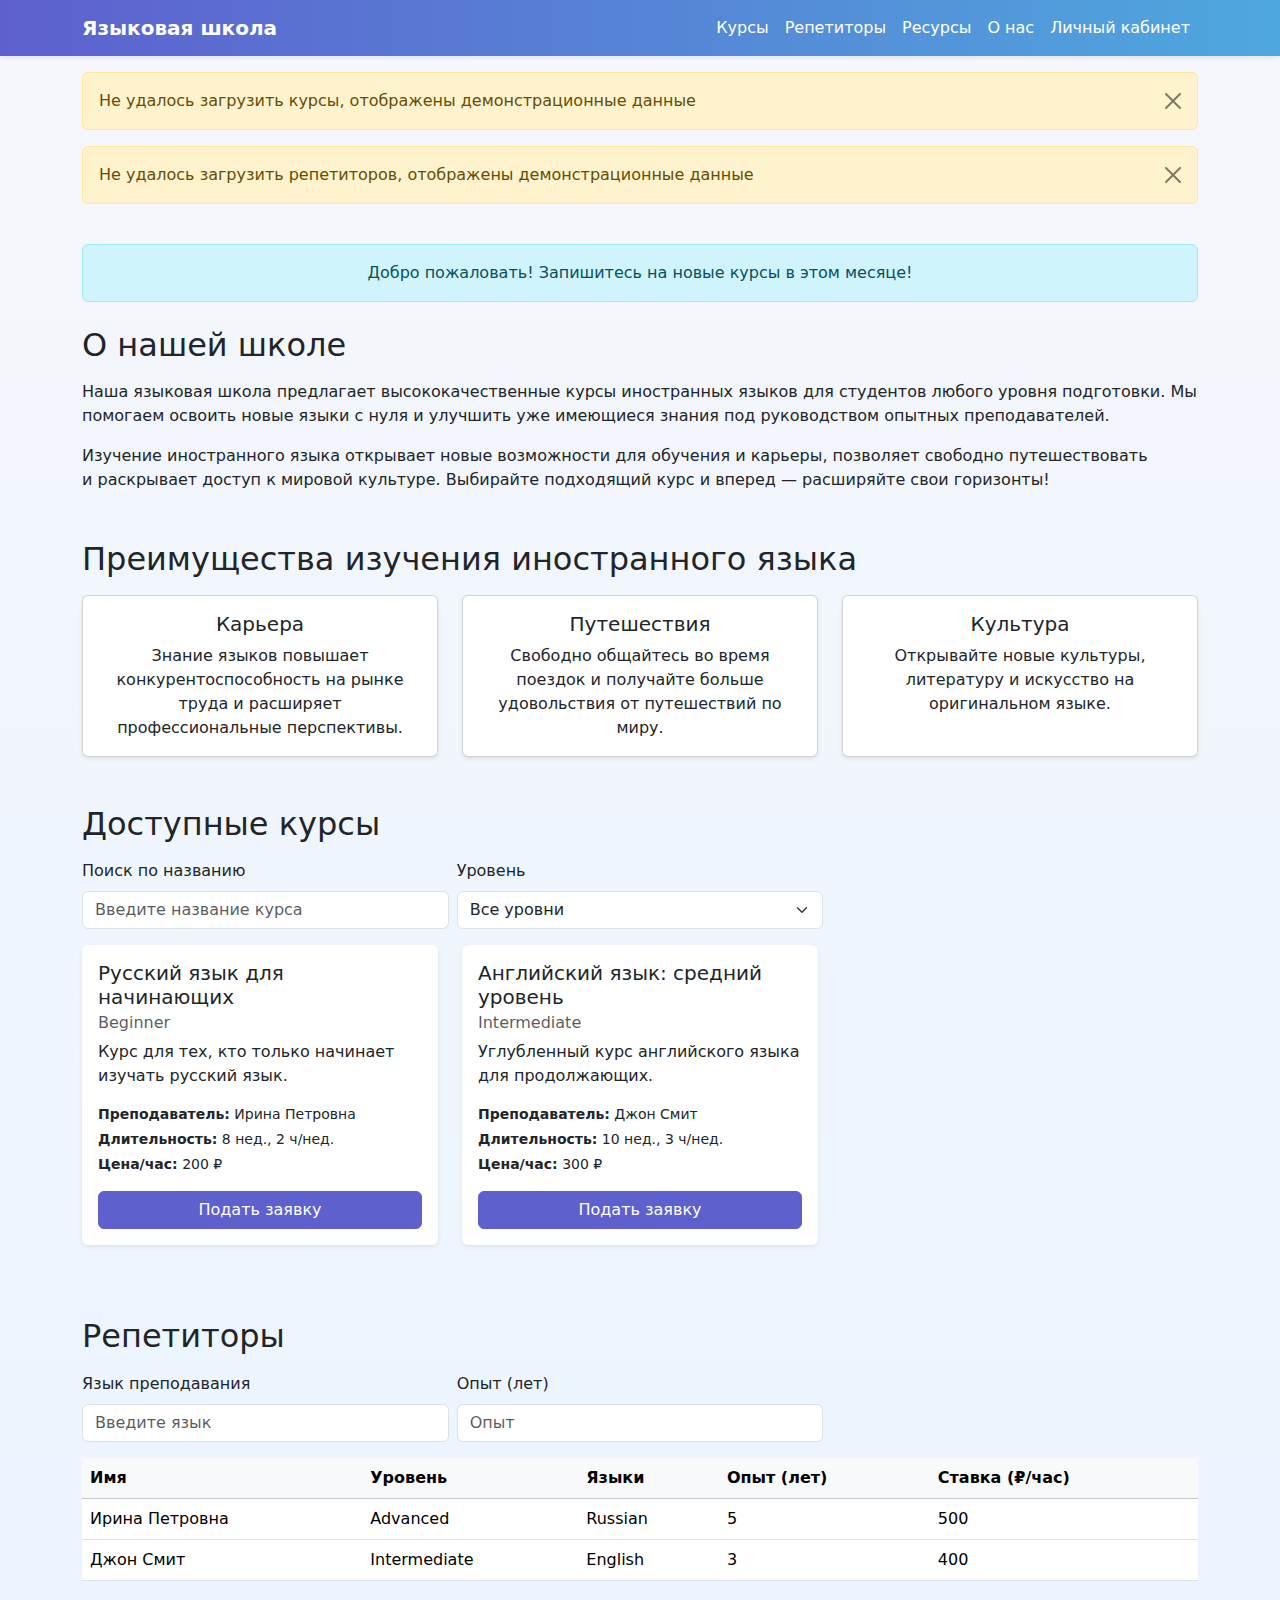
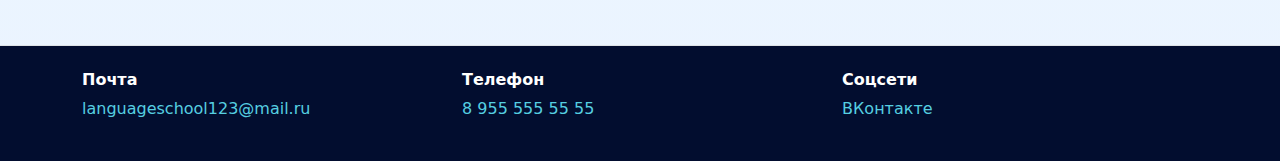
<file: index.html>
<!DOCTYPE html>
<html lang="ru">
  <head>
    <meta charset="UTF-8">
    <meta name="viewport" content="width=device-width, initial-scale=1.0">
    <title>Языковая школа</title>
    <link
      href="https://cdn.jsdelivr.net/npm/bootstrap@5.3.0/dist/css/bootstrap.min.css"
      rel="stylesheet"
    />
    <link rel="stylesheet" href="css/style.css" />
  </head>
  <body>
    <nav class="navbar navbar-expand-lg navbar-dark shadow-sm">
      <div class="container">
        <a class="navbar-brand fw-bold" href="#">Языковая школа</a>
        <button
          class="navbar-toggler"
          type="button"
          data-bs-toggle="collapse"
          data-bs-target="#navbarNav"
          aria-controls="navbarNav"
          aria-expanded="false"
          aria-label="Toggle navigation"
        >
          <span class="navbar-toggler-icon"></span>
        </button>
        <div class="collapse navbar-collapse" id="navbarNav">
          <ul class="navbar-nav ms-auto">
            <li class="nav-item"><a class="nav-link" href="#courses">Курсы</a></li>
            <li class="nav-item"><a class="nav-link" href="#tutors">Репетиторы</a></li>
           
            <li class="nav-item"><a class="nav-link" href="resources.html">Ресурсы</a></li>
            <li class="nav-item"><a class="nav-link" href="#about">О нас</a></li>
            <li class="nav-item"><a class="nav-link" href="cabinet.html">Личный кабинет</a></li>
          </ul>
        </div>
      </div>
    </nav>

    <div id="notifications" class="container mt-3"></div>

    
    <main class="container mt-4">

      <div class="alert alert-info text-center mb-4" role="alert">
        Добро пожаловать! Запишитесь на новые курсы в этом месяце!
      </div>
      
      <section id="about" class="mb-5">
        <h2 class="mb-3">О нашей школе</h2>
        <p>
          Наша языковая школа предлагает высококачественные курсы иностранных языков
          для студентов любого уровня подготовки. Мы помогаем освоить новые
          языки с&nbsp;нуля и&nbsp;улучшить уже имеющиеся знания под руководством
          опытных преподавателей.
        </p>
        <p>
          Изучение иностранного языка открывает новые возможности для обучения и
          карьеры, позволяет свободно путешествовать и&nbsp;раскрывает доступ к
          мировой культуре. Выбирайте подходящий курс и&nbsp;вперед —
          расширяйте свои горизонты!
        </p>
      </section>

      <section id="advantages" class="mb-5">
        <h2 class="mb-3">Преимущества изучения иностранного языка</h2>
        <div class="row row-cols-1 row-cols-md-2 row-cols-lg-3 g-4">
          <div class="col">
            <div class="card h-100 text-center shadow-sm">
              <div class="card-body">
                <h5 class="card-title">Карьера</h5>
                <p class="card-text">
                  Знание языков повышает конкурентоспособность на рынке труда и
                  расширяет профессиональные перспективы.
                </p>
              </div>
            </div>
          </div>
          <div class="col">
            <div class="card h-100 text-center shadow-sm">
              <div class="card-body">
                <h5 class="card-title">Путешествия</h5>
                <p class="card-text">
                  Свободно общайтесь во время поездок и&nbsp;получайте больше
                  удовольствия от путешествий по миру.
                </p>
              </div>
            </div>
          </div>
          <div class="col">
            <div class="card h-100 text-center shadow-sm">
              <div class="card-body">
                <h5 class="card-title">Культура</h5>
                <p class="card-text">
                  Открывайте новые культуры, литературу и&nbsp;искусство на
                  оригинальном языке.
                </p>
              </div>
            </div>
          </div>
        </div>
      </section>

      
      <section id="courses" class="mb-5">
        <h2 class="mb-3">Доступные курсы</h2>
        <div class="row mb-3 g-2 align-items-end">
          <div class="col-sm-6 col-md-4">
            <label for="courseSearch" class="form-label">Поиск по названию</label>
            <input type="text" id="courseSearch" class="form-control" placeholder="Введите название курса" />
          </div>
          <div class="col-sm-6 col-md-4">
            <label for="courseLevel" class="form-label">Уровень</label>
            <select id="courseLevel" class="form-select">
              <option value="">Все уровни</option>
              <option value="Beginner">Начальный</option>
              <option value="Intermediate">Средний</option>
              <option value="Advanced">Продвинутый</option>
            </select>
          </div>
        </div>
        <div id="coursesList" class="row g-4"></div>
        <nav>
          <ul id="coursesPagination" class="pagination justify-content-center mt-4"></ul>
        </nav>
      </section>

      <section id="tutors" class="mb-5">
        <h2 class="mb-3">Репетиторы</h2>
        <div class="row mb-3 g-2 align-items-end">
          <div class="col-sm-6 col-md-4">
            <label for="tutorLanguage" class="form-label">Язык преподавания</label>
            <input type="text" id="tutorLanguage" class="form-control" placeholder="Введите язык" />
          </div>
          <div class="col-sm-6 col-md-4">
            <label for="tutorExperience" class="form-label">Опыт (лет)</label>
            <input type="number" id="tutorExperience" class="form-control" min="0" placeholder="Опыт" />
          </div>
        </div>
        <div class="table-responsive">
          <table class="table table-hover" id="tutorsTable">
            <thead class="table-light">
              <tr>
                <th>Имя</th>
                <th>Уровень</th>
                <th>Языки</th>
                <th>Опыт (лет)</th>
                <th>Ставка (₽/час)</th>
              </tr>
            </thead>
            <tbody></tbody>
          </table>
        </div>
      </section>

      
    </main>

  
    <footer class="py-4 mt-auto border-top">
      <div class="container text-center text-md-start">
        <div class="row justify-content-center">
          <div class="col-12 col-md-4 mb-3">
            <h6 class="fw-bold">Почта</h6>
            <p class="mb-0"><a href="mailto:languageschool123@mail.ru" class="text-decoration-none">languageschool123@mail.ru</a></p>
          </div>
          <div class="col-12 col-md-4 mb-3">
            <h6 class="fw-bold">Телефон</h6>
            <p class="mb-0"><a href="tel:89555555555" class="text-decoration-none">8&nbsp;955&nbsp;555&nbsp;55&nbsp;55</a></p>
          </div>
          <div class="col-12 col-md-4 mb-3">
            <h6 class="fw-bold">Соцсети</h6>
            <p class="mb-0"><a href="#" class="text-decoration-none">ВКонтакте</a></p>
          </div>
        </div>
      </div>
    </footer>

    <!-- Модальное окно оформления заявки -->
    <div class="modal fade" id="orderModal" tabindex="-1" aria-labelledby="orderModalLabel" aria-hidden="true">
      <div class="modal-dialog modal-lg">
        <div class="modal-content">
          <div class="modal-header">
            <h5 class="modal-title" id="orderModalLabel">Оформление заявки</h5>
            <button type="button" class="btn-close" data-bs-dismiss="modal" aria-label="Close"></button>
          </div>
          <div class="modal-body">
            <form id="orderForm">
              <div class="row g-3 mb-3">
                <div class="col-md-6">
                  <label class="form-label">Курс</label>
                  <input type="text" id="orderCourseName" class="form-control" readonly />
                </div>
                <div class="col-md-6">
                  <label class="form-label">Преподаватель</label>
                  <input type="text" id="orderTeacher" class="form-control" readonly />
                </div>
              </div>
              <div class="row g-3 mb-3">
                <div class="col-md-6">
                  <label for="orderDate" class="form-label">Дата начала</label>
                  <select id="orderDate" class="form-select" required></select>
                </div>
                <div class="col-md-6">
                  <label for="orderTime" class="form-label">Время начала</label>
                  <select id="orderTime" class="form-select" disabled required></select>
                </div>
              </div>
              <div class="row g-3 mb-3">
                <div class="col-md-4">
                  <label class="form-label">Продолжительность (нед.)</label>
                  <input type="text" id="orderDuration" class="form-control" readonly />
                </div>
                <div class="col-md-4">
                  <label class="form-label">Окончание</label>
                  <input type="text" id="orderEndDate" class="form-control" readonly />
                </div>
                <div class="col-md-4">
                  <label for="orderPersons" class="form-label">Количество студентов</label>
                  <input type="number" id="orderPersons" class="form-control" min="1" max="20" value="1" />
                </div>
              </div>
              <!-- Дополнительные параметры -->
              <div class="mb-3">
                <h6>Дополнительные параметры</h6>
                <div class="form-check form-switch">
                  <input class="form-check-input" type="checkbox" id="optionSupplementary" />
                  <label class="form-check-label" for="optionSupplementary">Дополнительные учебные материалы (+2000 ₽/студент)</label>
                </div>
                <div class="form-check form-switch">
                  <input class="form-check-input" type="checkbox" id="optionPersonalized" />
                  <label class="form-check-label" for="optionPersonalized">Индивидуальные занятия (+1500 ₽ за неделю)</label>
                </div>
                <div class="form-check form-switch">
                  <input class="form-check-input" type="checkbox" id="optionExcursions" />
                  <label class="form-check-label" for="optionExcursions">Культурные экскурсии (+25%)</label>
                </div>
                <div class="form-check form-switch">
                  <input class="form-check-input" type="checkbox" id="optionAssessment" />
                  <label class="form-check-label" for="optionAssessment">Оценка уровня (+300 ₽)</label>
                </div>
                <div class="form-check form-switch">
                  <input class="form-check-input" type="checkbox" id="optionInteractive" />
                  <label class="form-check-label" for="optionInteractive">Онлайн‑платформа (+50%)</label>
                </div>
              </div>
              <!-- Итоговая стоимость -->
              <div class="row g-3 mb-3">
                <div class="col-md-6">
                  <label class="form-label">Общая стоимость</label>
                  <input type="text" id="orderPrice" class="form-control" readonly />
                </div>
              </div>
            </form>
          </div>
          <div class="modal-footer">
            <button type="button" class="btn btn-secondary" data-bs-dismiss="modal">Отмена</button>
            <button type="button" id="orderSubmit" class="btn btn-primary">Отправить</button>
          </div>
        </div>
      </div>
    </div>

  
    <script
      src="https://cdn.jsdelivr.net/npm/bootstrap@5.3.0/dist/js/bootstrap.bundle.min.js"
    ></script>
    <script src="js/main.js"></script>
  </body>
</html>
</file>
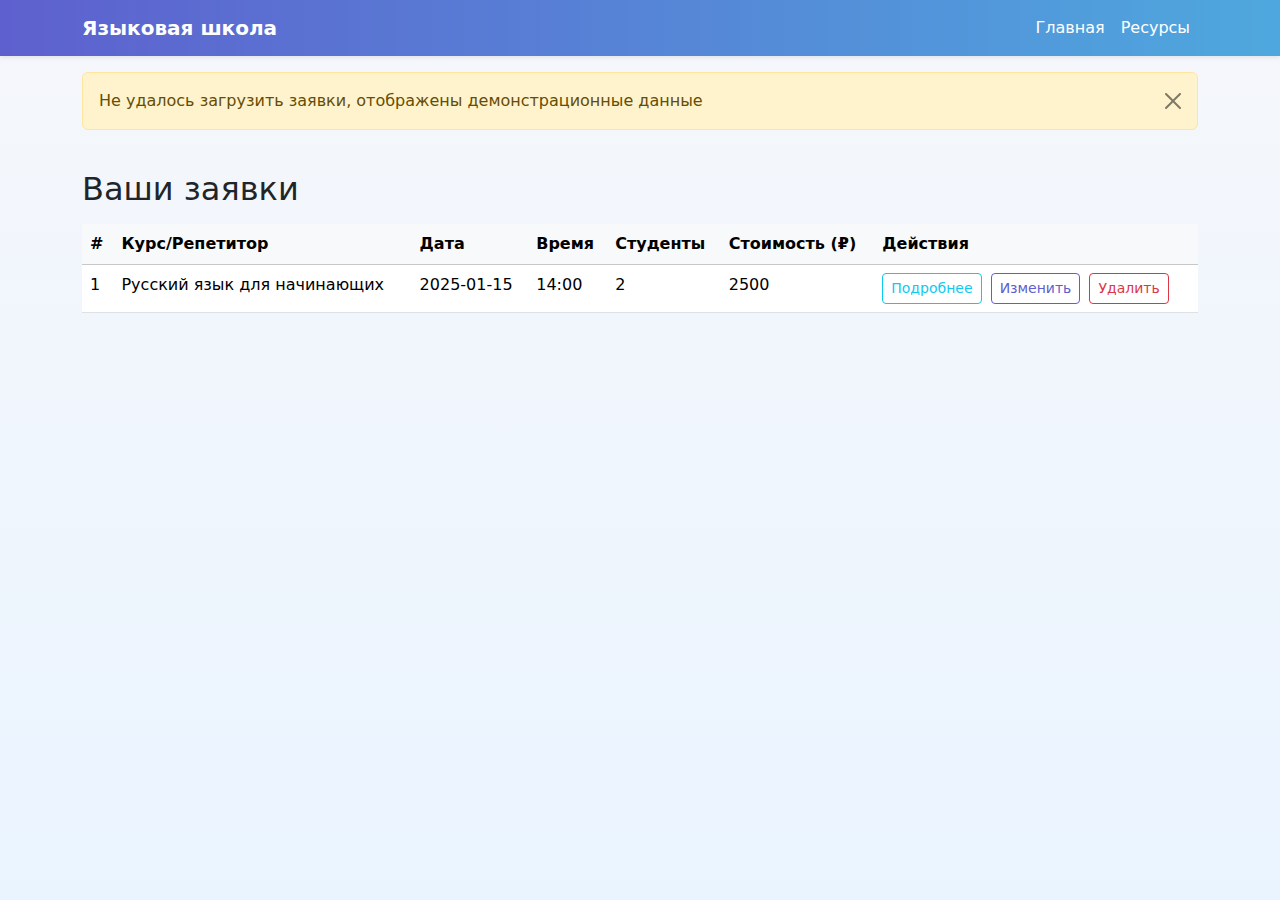
<file: cabinet.html>
<!DOCTYPE html>
<html lang="ru">
  <head>
    <meta charset="UTF-8" />
    <meta name="viewport" content="width=device-width, initial-scale=1.0" />
    <title>Личный кабинет</title>
    <link
      href="https://cdn.jsdelivr.net/npm/bootstrap@5.3.0/dist/css/bootstrap.min.css"
      rel="stylesheet"
    />
    <link rel="stylesheet" href="css/style.css" />
  </head>
  <body>
    
    <nav class="navbar navbar-expand-lg navbar-dark shadow-sm">
      <div class="container">
        <a class="navbar-brand fw-bold" href="#">Языковая школа</a>
        <button
          class="navbar-toggler"
          type="button"
          data-bs-toggle="collapse"
          data-bs-target="#navbarNav"
          aria-controls="navbarNav"
          aria-expanded="false"
          aria-label="Toggle navigation"
        >
          <span class="navbar-toggler-icon"></span>
        </button>
        <div class="collapse navbar-collapse" id="navbarNav">
          <ul class="navbar-nav ms-auto">
            <li class="nav-item"><a class="nav-link" href="index.html">Главная</a></li>
            <li class="nav-item"><a class="nav-link" href="resources.html">Ресурсы</a></li>
          </ul>
        </div>
      </div>
    </nav>

    
    <div id="notifications" class="container mt-3"></div>

    
    <main class="container mt-4">
      <h2 class="mb-3">Ваши заявки</h2>
      <div class="table-responsive">
        <table class="table table-hover" id="ordersTable">
          <thead class="table-light">
            <tr>
              <th>#</th>
              <th>Курс/Репетитор</th>
              <th>Дата</th>
              <th>Время</th>
              <th>Студенты</th>
              <th>Стоимость (₽)</th>
              <th>Действия</th>
            </tr>
          </thead>
          <tbody></tbody>
        </table>
      </div>
      <nav>
        <ul id="ordersPagination" class="pagination justify-content-center mt-3"></ul>
      </nav>
    </main>

   
    <div class="modal fade" id="editModal" tabindex="-1" aria-labelledby="editModalLabel" aria-hidden="true">
      <div class="modal-dialog modal-lg">
        <div class="modal-content">
          <div class="modal-header">
            <h5 class="modal-title" id="editModalLabel">Информация о заявке</h5>
            <button type="button" class="btn-close" data-bs-dismiss="modal" aria-label="Close"></button>
          </div>
          <div class="modal-body">
            <form id="editForm">
              <input type="hidden" id="editOrderId" />
              <div class="row g-3 mb-3">
                <div class="col-md-6">
                  <label class="form-label">Курс ID</label>
                  <input type="number" id="editCourseId" class="form-control" readonly />
                </div>
                <div class="col-md-6">
                  <label class="form-label">Репетитор ID</label>
                  <input type="number" id="editTutorId" class="form-control" readonly />
                </div>
              </div>
              <div class="row g-3 mb-3">
                <div class="col-md-6">
                  <label for="editDate" class="form-label">Дата</label>
                  <input type="date" id="editDate" class="form-control" required />
                </div>
                <div class="col-md-6">
                  <label for="editTime" class="form-label">Время</label>
                  <input type="time" id="editTime" class="form-control" required />
                </div>
              </div>
              <div class="row g-3 mb-3">
                <div class="col-md-4">
                  <label class="form-label">Длительность (ч.)</label>
                  <input type="number" id="editDuration" class="form-control" readonly />
                </div>
                <div class="col-md-4">
                  <label class="form-label">Студенты</label>
                  <input type="number" id="editPersons" class="form-control" min="1" max="20" required />
                </div>
                <div class="col-md-4">
                  <label class="form-label">Стоимость (₽)</label>
                  <input type="number" id="editPrice" class="form-control" readonly />
                </div>
              </div>
             
              <div class="mb-3">
                <h6>Опции</h6>
                <div class="form-check form-switch">
                  <input class="form-check-input" type="checkbox" id="editSupplementary" />
                  <label class="form-check-label" for="editSupplementary">Дополнительные материалы</label>
                </div>
                <div class="form-check form-switch">
                  <input class="form-check-input" type="checkbox" id="editPersonalized" />
                  <label class="form-check-label" for="editPersonalized">Индивидуальные занятия</label>
                </div>
                <div class="form-check form-switch">
                  <input class="form-check-input" type="checkbox" id="editExcursions" />
                  <label class="form-check-label" for="editExcursions">Экскурсии</label>
                </div>
                <div class="form-check form-switch">
                  <input class="form-check-input" type="checkbox" id="editAssessment" />
                  <label class="form-check-label" for="editAssessment">Оценка уровня</label>
                </div>
                <div class="form-check form-switch">
                  <input class="form-check-input" type="checkbox" id="editInteractive" />
                  <label class="form-check-label" for="editInteractive">Онлайн‑платформа</label>
                </div>
              </div>
            </form>
            <div id="viewInfo" class="d-none">
            
            </div>
          </div>
          <div class="modal-footer">
            <button type="button" class="btn btn-secondary" data-bs-dismiss="modal">Закрыть</button>
            <button type="button" id="editSaveBtn" class="btn btn-primary">Сохранить</button>
          </div>
        </div>
      </div>
    </div>

    
    <div class="modal fade" id="deleteModal" tabindex="-1" aria-labelledby="deleteModalLabel" aria-hidden="true">
      <div class="modal-dialog">
        <div class="modal-content">
          <div class="modal-header">
            <h5 class="modal-title" id="deleteModalLabel">Удалить заявку</h5>
            <button type="button" class="btn-close" data-bs-dismiss="modal" aria-label="Close"></button>
          </div>
          <div class="modal-body">
            Вы уверены, что хотите удалить эту заявку?
          </div>
          <div class="modal-footer">
            <button type="button" class="btn btn-secondary" data-bs-dismiss="modal">Нет</button>
            <button type="button" id="deleteConfirmBtn" class="btn btn-danger">Да</button>
          </div>
        </div>
      </div>
    </div>

    
    <script
      src="https://cdn.jsdelivr.net/npm/bootstrap@5.3.0/dist/js/bootstrap.bundle.min.js"
    ></script>
    <script src="js/cabinet.js"></script>
  </body>
</html>
</file>
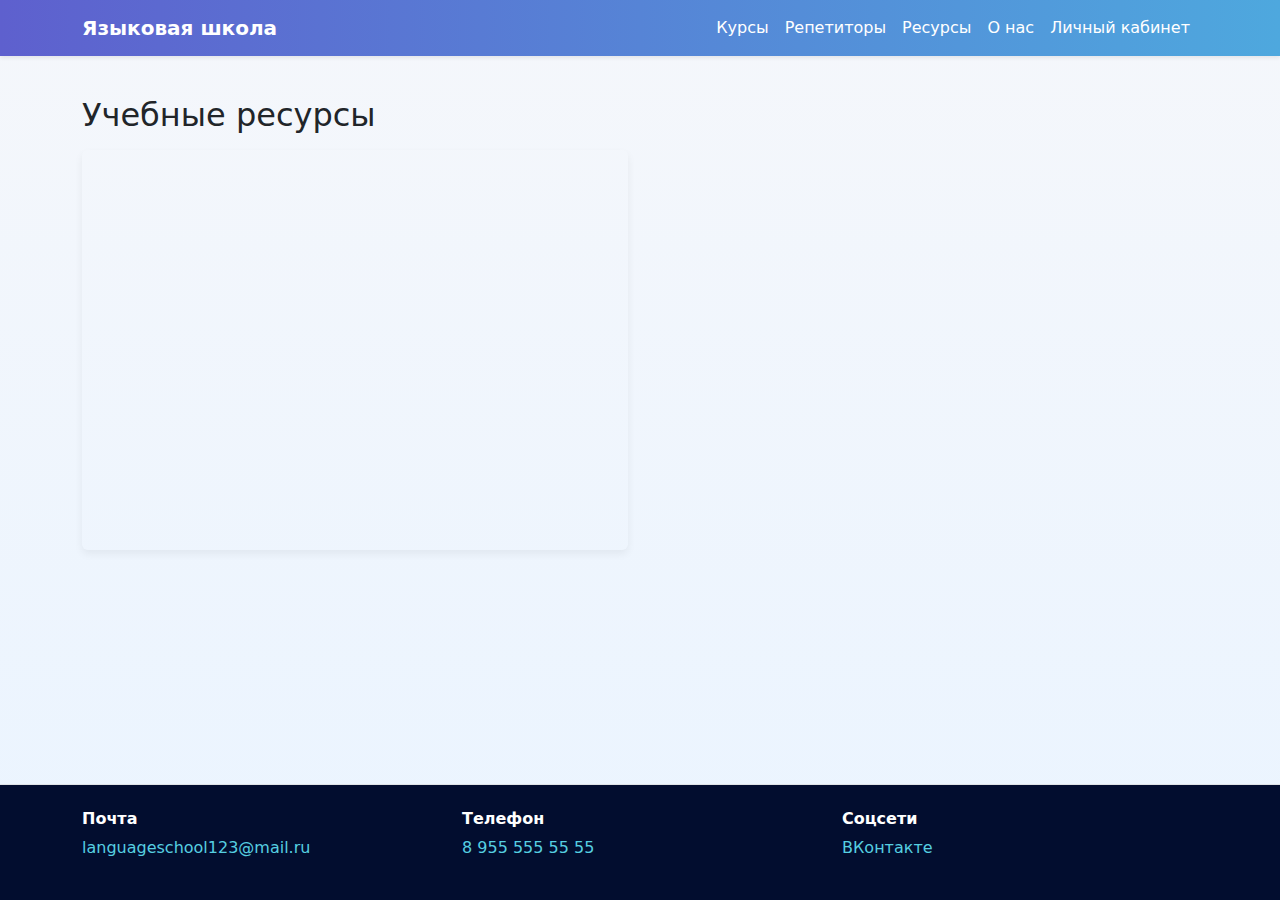
<file: resources.html>
<!DOCTYPE html>
<html lang="ru">
  <head>
    <meta charset="UTF-8" />
    <meta name="viewport" content="width=device-width, initial-scale=1.0" />
    <title>Учебные ресурсы</title>
    
    <link
      href="https://cdn.jsdelivr.net/npm/bootstrap@5.3.0/dist/css/bootstrap.min.css"
      rel="stylesheet"
    />
  
    <link rel="stylesheet" href="css/style.css" />
  
    <script
      src="https://api-maps.yandex.ru/2.1/?apikey=1df6324d-3869-4eb1-a57d-42aafd62542f&lang=ru_RU"
      type="text/javascript"
    ></script>
  </head>
  <body>
    
    <nav class="navbar navbar-expand-lg navbar-dark shadow-sm">
      <div class="container">
        <a class="navbar-brand fw-bold" href="index.html">Языковая школа</a>
        <button
          class="navbar-toggler"
          type="button"
          data-bs-toggle="collapse"
          data-bs-target="#navbarNav"
          aria-controls="navbarNav"
          aria-expanded="false"
          aria-label="Toggle navigation"
        >
          <span class="navbar-toggler-icon"></span>
        </button>
        <div class="collapse navbar-collapse" id="navbarNav">
          <ul class="navbar-nav ms-auto">
            <li class="nav-item"><a class="nav-link" href="index.html#courses">Курсы</a></li>
            <li class="nav-item"><a class="nav-link" href="index.html#tutors">Репетиторы</a></li>
            <li class="nav-item"><a class="nav-link active" href="resources.html">Ресурсы</a></li>
            <li class="nav-item"><a class="nav-link" href="index.html#about">О нас</a></li>
            <li class="nav-item"><a class="nav-link" href="cabinet.html">Личный кабинет</a></li>
          </ul>
        </div>
      </div>
    </nav>

 
    <div id="notifications" class="container mt-3"></div>

  
    <main class="container mt-4">
      <h2 class="mb-3">Учебные ресурсы</h2>
      <div class="row g-4">
        
        <div class="col-12 col-lg-6">
          <div id="resourcesMap" class="rounded-2"></div>
        </div>
      
        <div class="col-12 col-lg-6">
          <div id="resourcesList"></div>
        </div>
      </div>
    </main>

    <!-- Футер -->
    <footer class="py-4 mt-auto border-top">
      <div class="container text-center text-md-start">
        <div class="row justify-content-center">
          <div class="col-12 col-md-4 mb-3">
            <h6 class="fw-bold">Почта</h6>
            <p class="mb-0"><a href="mailto:languageschool123@mail.ru" class="text-decoration-none">languageschool123@mail.ru</a></p>
          </div>
          <div class="col-12 col-md-4 mb-3">
            <h6 class="fw-bold">Телефон</h6>
            <p class="mb-0"><a href="tel:89555555555" class="text-decoration-none">8&nbsp;955&nbsp;555&nbsp;55&nbsp;55</a></p>
          </div>
          <div class="col-12 col-md-4 mb-3">
            <h6 class="fw-bold">Соцсети</h6>
            <p class="mb-0"><a href="#" class="text-decoration-none">ВКонтакте</a></p>
          </div>
        </div>
      </div>
    </footer>

    
    <script
      src="https://cdn.jsdelivr.net/npm/bootstrap@5.3.0/dist/js/bootstrap.bundle.min.js"
    ></script>
    <!-- Скрипт для отображения карты и списка ресурсов -->
    <script src="js/resources.js"></script>
  </body>
</html>
</file>
<file: css/style.css>
:root {
  /* Палитра на основе сочетания фиолетовых и голубых оттенков. */
  --bs-primary: #5e60ce;    /* насыщенный индиго для акцентных элементов */
  --bs-secondary: #4ea8de;  /* светлый голубой для второстепенных элементов */
  --bs-success: #52b788;    /* свежий зелёный для позитивных действий */
  --bs-info: #56cfe1;       /* бирюзовый оттенок для информационных блоков */
  --bs-warning: #ffba08;    /* ярко‑жёлтый для предупреждений */
  --bs-danger: #e63946;     /* тёплый красный для ошибок */
  --bs-light: #f5f7fb;      /* очень светлый голубовато‑серый фон */
  --bs-dark: #343a40;       /* тёмный серо‑синий для контрастных текстов */
}

body {
  display: flex;
  flex-direction: column;
  min-height: 100vh;
 
  background: linear-gradient(180deg, var(--bs-light) 0%, #eaf4ff 100%);
}

/* Шапка */
.navbar {
  
  background: linear-gradient(90deg, var(--bs-primary) 0%, var(--bs-secondary) 100%) !important;
  border: none;
}
.navbar .navbar-brand,
.navbar .nav-link {
  color: #ffffff !important;
  font-weight: 500;
}
.navbar .nav-link:hover {
  color: #ffffff !important;
  text-decoration: underline;
}

#notifications .alert {
  margin-bottom: 1rem;
}


#tutorsTable tbody tr.selected {
  
  background-color: rgba(94, 96, 206, 0.15);
}

/* Карточки курсов */
.course-card {
  height: 100%;
  border: none;
  box-shadow: 0 4px 8px rgba(0, 0, 0, 0.06);
  transition: transform 0.2s ease;
}
.course-card:hover {
  transform: translateY(-4px);
  box-shadow: 0 6px 12px rgba(0, 0, 0, 0.1);
}

/* Сжимать длинные описания курсов в карточках */
.course-description {
  max-height: 4.5rem;
  overflow: hidden;
  text-overflow: ellipsis;
}

/* Footer: тёмный бар с разделённой информацией */
footer {
  background-color: #020d2f; /* почти чёрный синеватый оттенок */
  color: #ffffff;
}
footer a {
  color: var(--bs-info);
}
footer a:hover {
  color: #ffffff;
  text-decoration: underline;
}

/* Модальные окна */
.modal-content {
  border-radius: 0.5rem;
}

/* Кнопки */
.btn-primary {
  background-color: var(--bs-primary) !important;
  border-color: var(--bs-primary) !important;
}
.btn-primary:hover {
  /* Насыщенный оттенок для hover‑состояния индиго‑кнопки */
  background-color: #5152b7 !important;
  border-color: #5152b7 !important;
}
.btn-outline-primary {
  color: var(--bs-primary) !important;
  border-color: var(--bs-primary) !important;
}
.btn-outline-primary:hover {
  background-color: var(--bs-primary) !important;
  color: #fff !important;
}

/* Кнопка выбора репетитора после выбора. Используется в JS для маркировки выбранного репетитора */
.btn-selected {
  background-color: var(--bs-success) !important;
  border-color: var(--bs-success) !important;
  color: #fff !important;
}

/* Секция карты учебных ресурсов */
#resourcesMap {
  height: 400px;
  width: 100%;
  min-height: 300px;
  border-radius: 0.5rem;
  box-shadow: 0 4px 8px rgba(0, 0, 0, 0.06);
}

/* Карточки в списке учебных ресурсов */
#resourcesList .card {
  border: none;
  box-shadow: 0 4px 8px rgba(0, 0, 0, 0.06);
  transition: transform 0.2s ease;
}
#resourcesList .card:hover {
  transform: translateY(-4px);
  box-shadow: 0 6px 12px rgba(0, 0, 0, 0.1);
}

/* Отдельный стиль для маркеров на статической карте */
.resource-marker:hover {
  transform: scale(1.3);
  z-index: 100;
}
</file>
